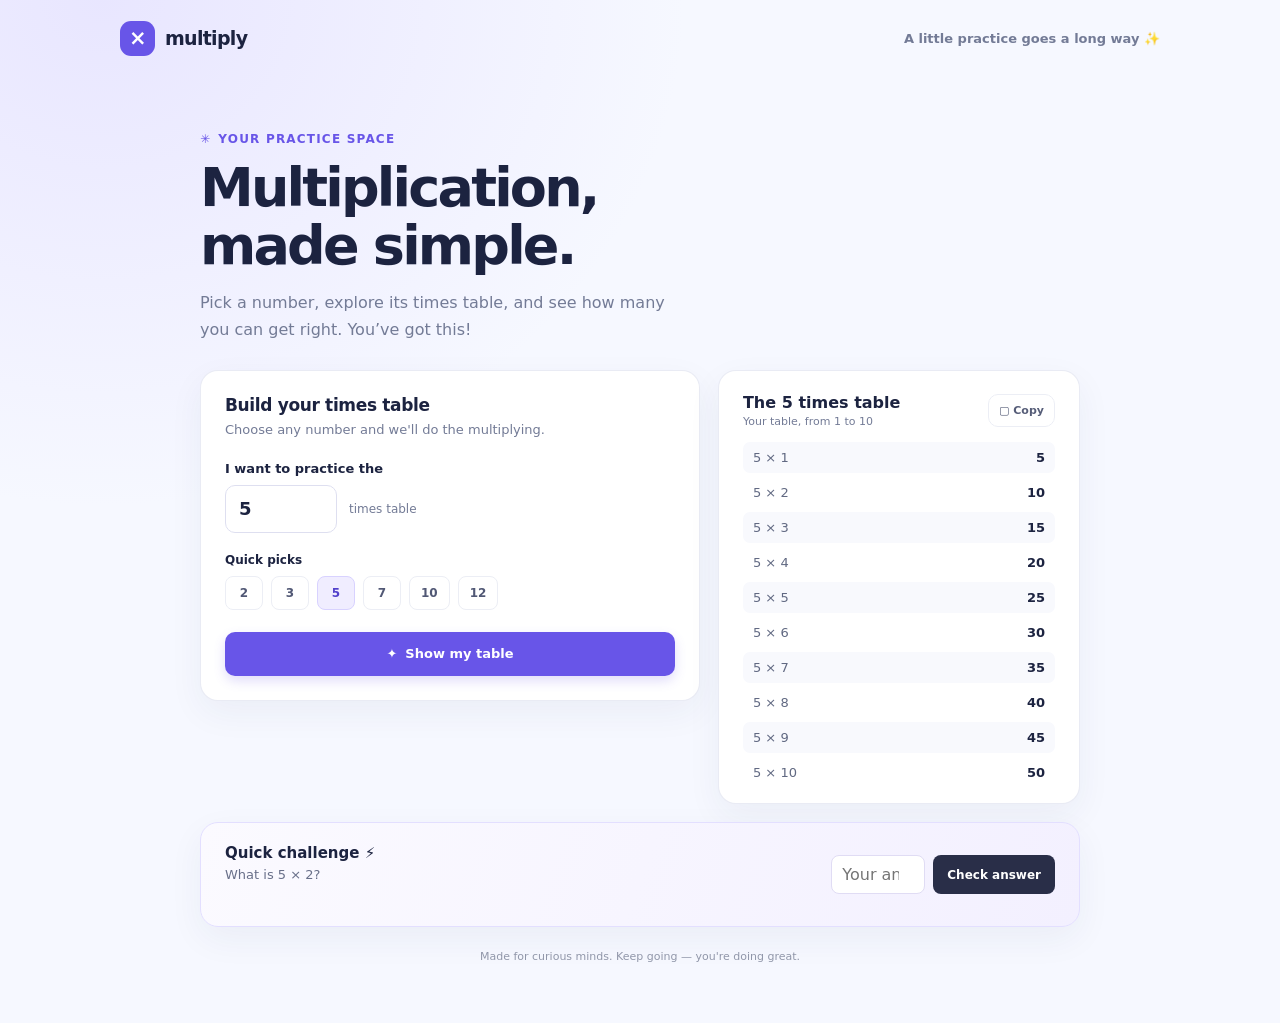
<file: index3.html>
<!DOCTYPE html>
<html lang="en">
<head>
  <meta charset="UTF-8">
  <meta name="viewport" content="width=device-width, initial-scale=1.0">
  <meta name="theme-color" content="#f6f8ff">
  <title>Multiply — multiplication made simple</title>
  <style>
    :root {
      color-scheme: light;
      --ink: #1c2340;
      --muted: #737b96;
      --purple: #6855e8;
      --purple-dark: #5140cb;
      --lavender: #f0edff;
      --line: #eceef5;
      --surface: #ffffff;
      --page: #f6f8ff;
      --green: #21835d;
      --red: #c44e56;
      font-family: Inter, ui-sans-serif, system-ui, -apple-system, BlinkMacSystemFont, "Segoe UI", sans-serif;
    }

    * { box-sizing: border-box; }

    body {
      min-width: 320px;
      min-height: 100vh;
      margin: 0;
      color: var(--ink);
      background:
        radial-gradient(ellipse at 8% 0%, rgba(215, 207, 255, .44), transparent 35%),
        var(--page);
    }

    button, input { font: inherit; }
    button { cursor: pointer; }

    .topbar {
      height: 76px;
      display: flex;
      align-items: center;
      justify-content: space-between;
      max-width: 1100px;
      margin: 0 auto;
      padding: 0 30px;
    }

    .brand {
      display: inline-flex;
      align-items: center;
      gap: 10px;
      color: var(--ink);
      font-size: 19px;
      font-weight: 800;
      letter-spacing: -.7px;
      text-decoration: none;
    }

    .brand-mark {
      display: grid;
      width: 35px;
      height: 35px;
      place-items: center;
      border-radius: 11px;
      color: #fff;
      background: var(--purple);
      font-size: 21px;
      line-height: 1;
    }

    .top-note {
      color: var(--muted);
      font-size: 13px;
      font-weight: 600;
    }

    main {
      width: min(100% - 40px, 880px);
      margin: 52px auto 60px;
    }

    .intro { margin-bottom: 27px; }

    .eyebrow {
      display: inline-flex;
      align-items: center;
      gap: 7px;
      margin-bottom: 13px;
      color: var(--purple);
      font-size: 12px;
      font-weight: 800;
      letter-spacing: 1.2px;
      text-transform: uppercase;
    }

    h1 {
      margin: 0;
      font-size: clamp(35px, 6vw, 54px);
      letter-spacing: -2.8px;
      line-height: 1.08;
    }

    .intro p {
      max-width: 490px;
      margin: 13px 0 0;
      color: var(--muted);
      font-size: 16px;
      line-height: 1.7;
    }

    .workspace {
      display: grid;
      grid-template-columns: minmax(0, 1.16fr) minmax(280px, .84fr);
      gap: 18px;
      align-items: start;
    }

    .card {
      overflow: hidden;
      border: 1px solid rgba(231, 233, 243, .9);
      border-radius: 18px;
      background: var(--surface);
      box-shadow: 0 12px 35px rgba(43, 49, 88, .055);
    }

    .generator { padding: 24px; }

    .section-heading {
      margin: 0;
      font-size: 17px;
      font-weight: 750;
      letter-spacing: -.35px;
    }

    .section-caption {
      margin: 5px 0 21px;
      color: var(--muted);
      font-size: 13px;
      line-height: 1.5;
    }

    .field-label {
      display: block;
      margin-bottom: 9px;
      font-size: 13px;
      font-weight: 700;
    }

    .number-entry {
      display: flex;
      align-items: center;
      gap: 12px;
    }

    .number-input {
      width: 112px;
      height: 48px;
      padding: 0 13px;
      border: 1px solid #dedff0;
      border-radius: 10px;
      outline: none;
      color: var(--ink);
      background: #fff;
      font-size: 18px;
      font-weight: 700;
      transition: border-color .2s, box-shadow .2s;
    }

    .number-input:focus {
      border-color: var(--purple);
      box-shadow: 0 0 0 3px rgba(104, 85, 232, .14);
    }

    .entry-hint { color: var(--muted); font-size: 12px; }

    .preset-label {
      margin: 20px 0 9px;
      font-size: 12px;
      font-weight: 700;
    }

    .presets { display: flex; flex-wrap: wrap; gap: 8px; }

    .preset {
      min-width: 38px;
      height: 34px;
      padding: 0 11px;
      border: 1px solid var(--line);
      border-radius: 8px;
      color: #515875;
      background: #fff;
      font-size: 12px;
      font-weight: 700;
      transition: .18s ease;
    }

    .preset:hover, .preset[aria-pressed="true"] {
      border-color: #d8d2ff;
      color: var(--purple-dark);
      background: var(--lavender);
    }

    .generate-button, .copy-button {
      display: inline-flex;
      min-height: 44px;
      align-items: center;
      justify-content: center;
      gap: 8px;
      border: 0;
      border-radius: 10px;
      font-size: 13px;
      font-weight: 750;
      transition: background .18s, transform .18s;
    }

    .generate-button {
      width: 100%;
      margin-top: 22px;
      color: white;
      background: var(--purple);
      box-shadow: 0 5px 12px rgba(104, 85, 232, .2);
    }

    .generate-button:hover { background: var(--purple-dark); transform: translateY(-1px); }
    button:focus-visible { outline: 3px solid rgba(104, 85, 232, .38); outline-offset: 2px; }

    .table-card { padding: 22px 24px 15px; }

    .table-top {
      display: flex;
      align-items: center;
      justify-content: space-between;
      gap: 10px;
      margin-bottom: 14px;
    }

    .table-title { font-size: 16px; font-weight: 800; }
    .table-caption { margin-top: 3px; color: var(--muted); font-size: 11px; }

    .copy-button {
      min-height: 33px;
      padding: 0 10px;
      border: 1px solid var(--line);
      color: #565d78;
      background: #fff;
      font-size: 11px;
    }

    .copy-button:hover { color: var(--purple-dark); background: #f8f7ff; }

    .equations { display: grid; gap: 4px; }

    .equation {
      display: grid;
      grid-template-columns: 1fr auto;
      align-items: center;
      min-height: 31px;
      padding: 0 10px;
      border-radius: 7px;
      color: #616982;
      font-size: 13px;
      transition: background .15s;
    }

    .equation:nth-child(odd) { background: #f8f9fd; }
    .equation strong { color: var(--ink); font-size: 13px; }

    .quiz-card {
      grid-column: 1 / -1;
      display: flex;
      align-items: center;
      justify-content: space-between;
      gap: 25px;
      padding: 21px 24px;
      border-color: #e3dfff;
      background: linear-gradient(110deg, #fbfaff, #f3f0ff);
    }

    .quiz-copy { min-width: 0; }
    .quiz-title { margin: 0; font-size: 15px; font-weight: 800; }
    .quiz-question { margin: 5px 0 0; color: #686f89; font-size: 13px; }
    .quiz-controls { display: flex; flex: 0 0 auto; align-items: center; gap: 8px; }

    .answer-input {
      width: 94px;
      height: 39px;
      padding: 0 10px;
      border: 1px solid #e0dcf4;
      border-radius: 8px;
      outline: none;
      color: var(--ink);
      background: #fff;
    }

    .answer-input:focus { border-color: var(--purple); }

    .check-button {
      height: 39px;
      padding: 0 14px;
      border: 0;
      border-radius: 8px;
      color: #fff;
      background: #292e48;
      font-size: 12px;
      font-weight: 700;
    }

    .feedback {
      min-height: 17px;
      margin-top: 6px;
      font-size: 12px;
      font-weight: 700;
    }

    .feedback.correct { color: var(--green); }
    .feedback.incorrect { color: var(--red); }

    footer {
      margin: 23px 0 0;
      color: #9096a9;
      font-size: 11px;
      text-align: center;
    }

    @media (max-width: 660px) {
      .topbar { height: 65px; padding: 0 20px; }
      main { width: min(100% - 32px, 460px); margin: 36px auto 40px; }
      .workspace { grid-template-columns: 1fr; }
      .quiz-card { grid-column: auto; align-items: flex-start; flex-direction: column; gap: 12px; }
      .quiz-controls { width: 100%; }
      .answer-input { flex: 1; }
      h1 { letter-spacing: -1.9px; }
    }

    @media (max-width: 370px) {
      .top-note { font-size: 11px; }
      .generator, .table-card { padding-right: 18px; padding-left: 18px; }
    }
  </style>
</head>
<body>
  <header class="topbar">
    <a class="brand" href="#" aria-label="Multiply home">
      <span class="brand-mark" aria-hidden="true">×</span>
      <span>multiply</span>
    </a>
    <span class="top-note">A little practice goes a long way ✨</span>
  </header>

  <main>
    <section class="intro" aria-labelledby="page-title">
      <div class="eyebrow"><span aria-hidden="true">✳</span> Your practice space</div>
      <h1 id="page-title">Multiplication,<br>made simple.</h1>
      <p>Pick a number, explore its times table, and see how many you can get right. You’ve got this!</p>
    </section>

    <section class="workspace" aria-label="Multiplication practice">
      <form class="card generator" id="generator-form">
        <h2 class="section-heading">Build your times table</h2>
        <p class="section-caption">Choose any number and we'll do the multiplying.</p>

        <label class="field-label" for="number-input">I want to practice the</label>
        <div class="number-entry">
          <input class="number-input" id="number-input" name="number" type="number" min="0" max="999" value="5" required aria-describedby="entry-hint">
          <span class="entry-hint" id="entry-hint">times table</span>
        </div>

        <p class="preset-label">Quick picks</p>
        <div class="presets" aria-label="Choose a quick-pick number">
          <button class="preset" type="button" data-number="2" aria-pressed="false">2</button>
          <button class="preset" type="button" data-number="3" aria-pressed="false">3</button>
          <button class="preset" type="button" data-number="5" aria-pressed="true">5</button>
          <button class="preset" type="button" data-number="7" aria-pressed="false">7</button>
          <button class="preset" type="button" data-number="10" aria-pressed="false">10</button>
          <button class="preset" type="button" data-number="12" aria-pressed="false">12</button>
        </div>
        <button class="generate-button" type="submit"><span aria-hidden="true">✦</span> Show my table</button>
      </form>

      <section class="card table-card" aria-labelledby="table-title">
        <div class="table-top">
          <div>
            <div class="table-title" id="table-title">The 5 times table</div>
            <div class="table-caption">Your table, from 1 to 10</div>
          </div>
          <button class="copy-button" id="copy-button" type="button" aria-label="Copy the times table">▢ Copy</button>
        </div>
        <div class="equations" id="equations" aria-live="polite"></div>
      </section>

      <section class="card quiz-card" aria-labelledby="quiz-title">
        <div class="quiz-copy">
          <h2 class="quiz-title" id="quiz-title">Quick challenge <span aria-hidden="true">⚡</span></h2>
          <p class="quiz-question" id="quiz-question">What is 5 × 7?</p>
          <div class="feedback" id="feedback" aria-live="polite"></div>
        </div>
        <form class="quiz-controls" id="quiz-form">
          <label for="answer-input" class="field-label" style="position:absolute;width:1px;height:1px;padding:0;margin:-1px;overflow:hidden;clip:rect(0,0,0,0);white-space:nowrap;border:0;">Your answer</label>
          <input class="answer-input" id="answer-input" type="number" placeholder="Your answer" required>
          <button class="check-button" type="submit">Check answer</button>
        </form>
      </section>
    </section>
    <footer>Made for curious minds. Keep going — you're doing great.</footer>
  </main>

  <script>
    const numberInput = document.querySelector("#number-input");
    const tableTitle = document.querySelector("#table-title");
    const equations = document.querySelector("#equations");
    const quizQuestion = document.querySelector("#quiz-question");
    const answerInput = document.querySelector("#answer-input");
    const feedback = document.querySelector("#feedback");
    let currentNumber = 5;
    let quizMultiplier = 7;

    function renderTable(number) {
      currentNumber = number;
      tableTitle.textContent = `The ${number} times table`;
      equations.replaceChildren();

      for (let multiplier = 1; multiplier <= 10; multiplier += 1) {
        const row = document.createElement("div");
        row.className = "equation";
        const expression = document.createElement("span");
        expression.textContent = `${number} × ${multiplier}`;
        const result = document.createElement("strong");
        result.textContent = String(number * multiplier);
        row.append(expression, result);
        equations.append(row);
      }

      document.querySelectorAll(".preset").forEach((button) => {
        button.setAttribute("aria-pressed", String(Number(button.dataset.number) === number));
      });
      makeQuestion();
      feedback.textContent = "";
      feedback.className = "feedback";
      answerInput.value = "";
    }

    function makeQuestion() {
      quizMultiplier = Math.floor(Math.random() * 10) + 1;
      quizQuestion.textContent = `What is ${currentNumber} × ${quizMultiplier}?`;
    }

    document.querySelector("#generator-form").addEventListener("submit", (event) => {
      event.preventDefault();
      if (!numberInput.reportValidity()) return;

      const number = Number(numberInput.value);
      if (!Number.isInteger(number) || number < 0 || number > 999) {
        numberInput.setCustomValidity("Enter a whole number from 0 to 999.");
        numberInput.reportValidity();
        numberInput.setCustomValidity("");
        return;
      }
      renderTable(number);
    });

    numberInput.addEventListener("input", () => numberInput.setCustomValidity(""));

    document.querySelectorAll(".preset").forEach((button) => {
      button.addEventListener("click", () => {
        numberInput.value = button.dataset.number;
        renderTable(Number(button.dataset.number));
      });
    });

    document.querySelector("#quiz-form").addEventListener("submit", (event) => {
      event.preventDefault();
      const answer = Number(answerInput.value);
      const isCorrect = answer === currentNumber * quizMultiplier;
      feedback.textContent = isCorrect
        ? "That's right! Nicely done 🎉"
        : "Not quite — give it another try!";
      feedback.className = `feedback ${isCorrect ? "correct" : "incorrect"}`;
      if (isCorrect) {
        makeQuestion();
        answerInput.value = "";
      }
    });

    document.querySelector("#copy-button").addEventListener("click", async (event) => {
      const text = Array.from(equations.children, (row) => {
        const [expression, result] = row.children;
        return `${expression.textContent} = ${result.textContent}`;
      }).join("\n");

      try {
        await navigator.clipboard.writeText(text);
        event.currentTarget.textContent = "✓ Copied!";
        window.setTimeout(() => { event.currentTarget.textContent = "▢ Copy"; }, 1600);
      } catch (error) {
        feedback.textContent = "Copy isn't available here. You can still read the table above.";
        feedback.className = "feedback incorrect";
      }
    });

    renderTable(currentNumber);
  </script>
</body>
</html>
</file>
